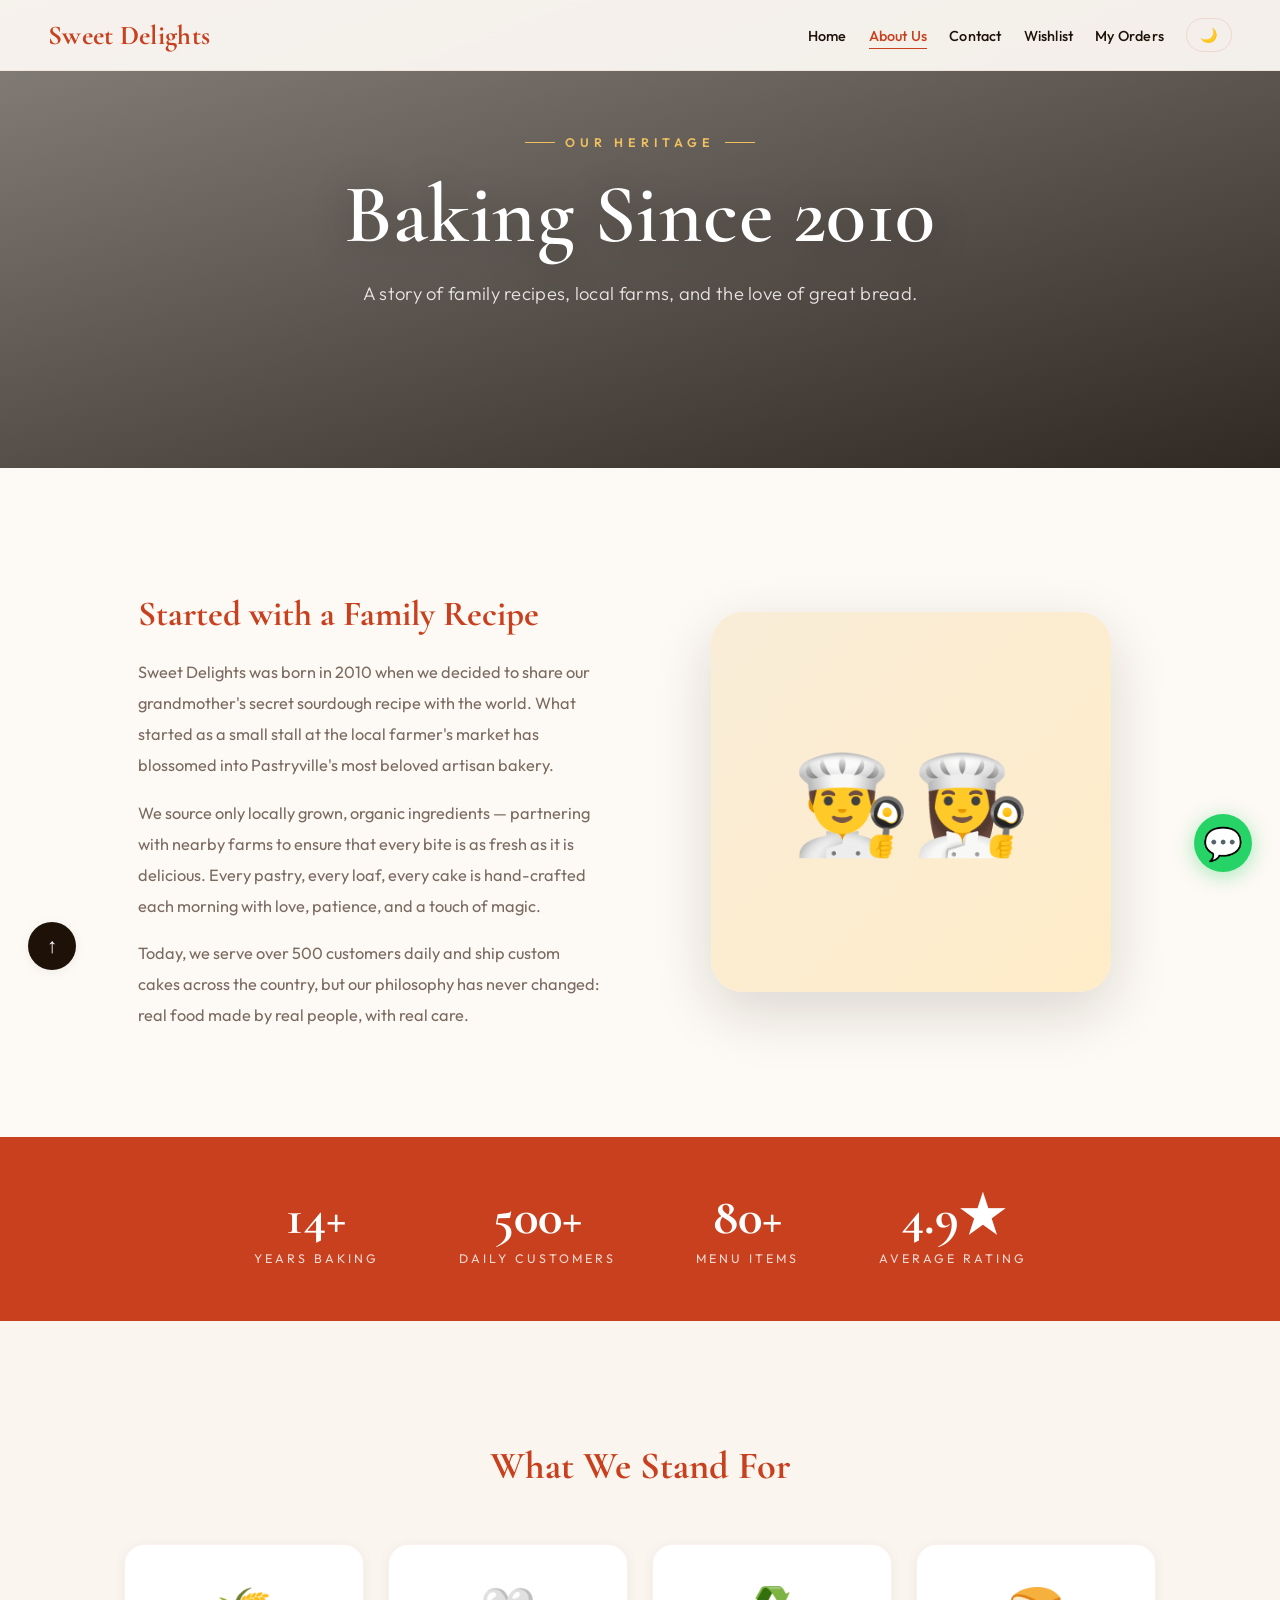
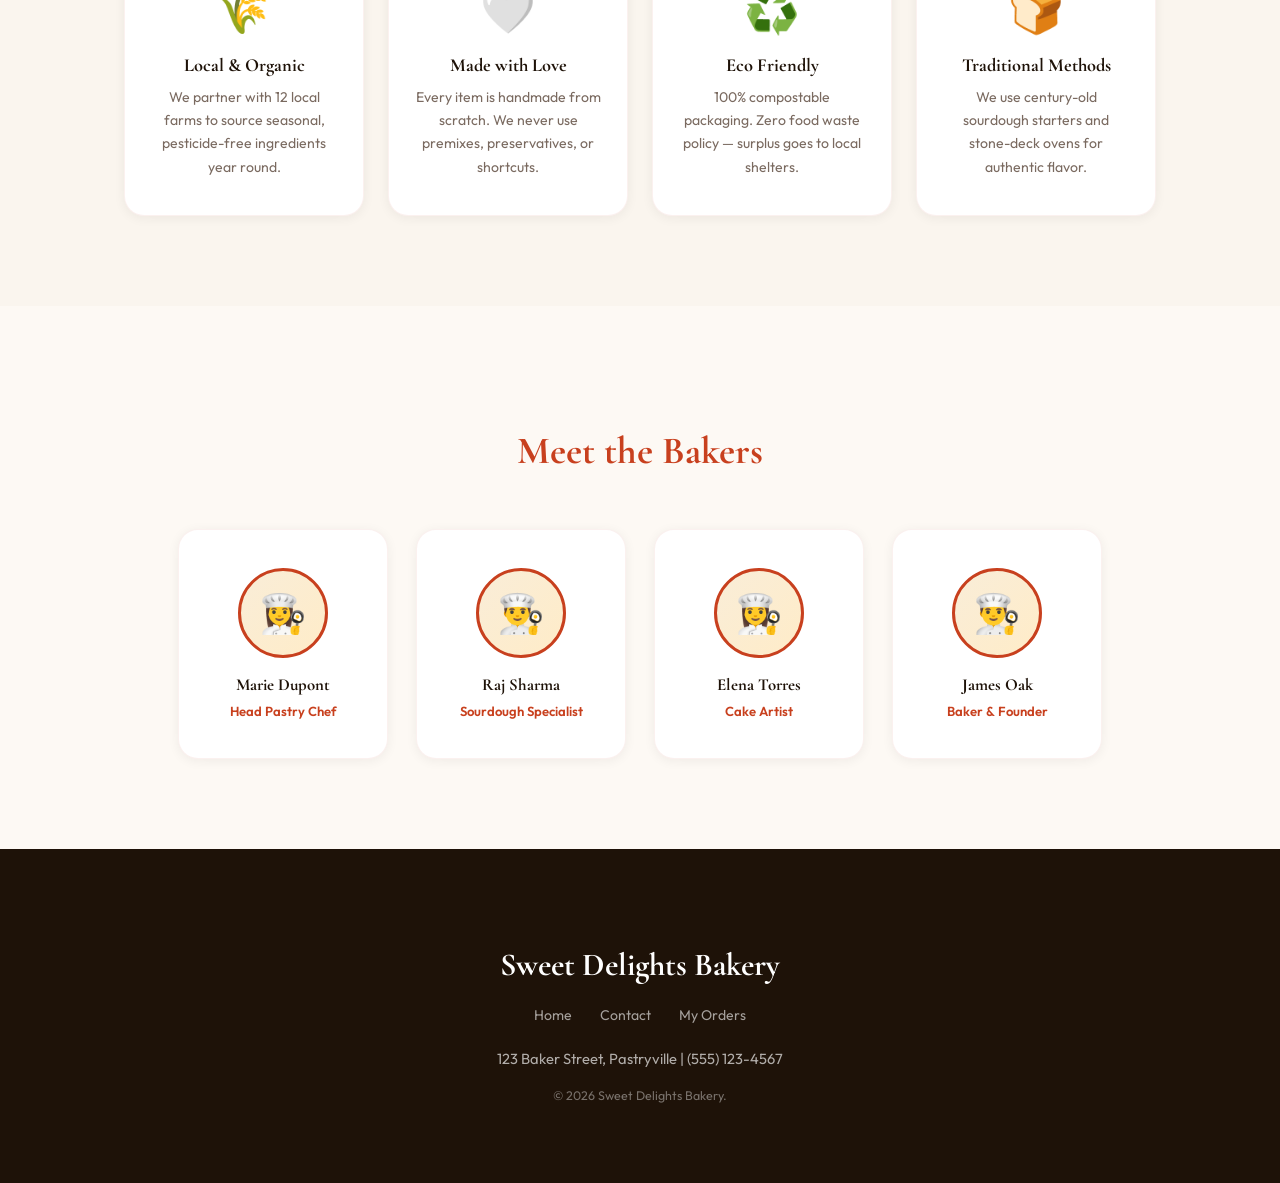
<file: about.html>
<!DOCTYPE html>
<html lang="en">
<head>
    <meta charset="UTF-8">
    <meta name="viewport" content="width=device-width, initial-scale=1.0">
    <title>Sweet Delights | About Us</title>
    <link rel="stylesheet" href="style.css">
</head>
<body class="page-fade-in">
    <div class="scroll-progress-container"><div class="scroll-progress-bar" id="myBar"></div></div>

    <nav class="navbar glass-nav">
        <h1 class="logo">Sweet Delights</h1>
        <div class="hamburger" id="hamburger"><span></span><span></span><span></span></div>
        <ul class="nav-links" id="nav-links">
            <li><a href="index.html">Home</a></li>
            <li><a href="about.html" class="active">About Us</a></li>
            <li><a href="contact.html">Contact</a></li>
            <li><a href="wishlist.html">Wishlist</a></li>
            <li><a href="orders.html">My Orders</a></li>
            <li><button id="theme-toggle" class="theme-btn">🌙</button></li>
        </ul>
    </nav>

    <header class="hero about-hero">
        <div class="hero-overlay"></div>
        <div class="hero-content">
            <div class="hero-eyebrow">Our Heritage</div>
            <h2>Baking Since 2010</h2>
            <p>A story of family recipes, local farms, and the love of great bread.</p>
        </div>
    </header>

    <section class="about-content">
        <div class="text-block fade-up">
            <h3>Started with a Family Recipe</h3>
            <p>Sweet Delights was born in 2010 when we decided to share our grandmother's secret sourdough recipe with the world. What started as a small stall at the local farmer's market has blossomed into Pastryville's most beloved artisan bakery.</p>
            <p>We source only locally grown, organic ingredients — partnering with nearby farms to ensure that every bite is as fresh as it is delicious. Every pastry, every loaf, every cake is hand-crafted each morning with love, patience, and a touch of magic.</p>
            <p>Today, we serve over 500 customers daily and ship custom cakes across the country, but our philosophy has never changed: real food made by real people, with real care.</p>
        </div>
        <div class="image-block fade-up delay-2">
            <div class="story-img">👨‍🍳👩‍🍳</div>
        </div>
    </section>

    <!-- STATS STRIP -->
    <div class="stats-strip">
        <div class="stat-item fade-up"><span class="num">14+</span><span class="label">Years Baking</span></div>
        <div class="stat-item fade-up delay-1"><span class="num">500+</span><span class="label">Daily Customers</span></div>
        <div class="stat-item fade-up delay-2"><span class="num">80+</span><span class="label">Menu Items</span></div>
        <div class="stat-item fade-up delay-3"><span class="num">4.9★</span><span class="label">Average Rating</span></div>
    </div>

    <!-- VALUES -->
    <section class="about-values">
        <h2 class="fade-up">What We Stand For</h2>
        <div class="values-grid">
            <div class="value-card fade-up delay-1">
                <span class="icon">🌾</span>
                <h4>Local & Organic</h4>
                <p>We partner with 12 local farms to source seasonal, pesticide-free ingredients year round.</p>
            </div>
            <div class="value-card fade-up delay-2">
                <span class="icon">🤍</span>
                <h4>Made with Love</h4>
                <p>Every item is handmade from scratch. We never use premixes, preservatives, or shortcuts.</p>
            </div>
            <div class="value-card fade-up delay-3">
                <span class="icon">♻️</span>
                <h4>Eco Friendly</h4>
                <p>100% compostable packaging. Zero food waste policy — surplus goes to local shelters.</p>
            </div>
            <div class="value-card fade-up delay-4">
                <span class="icon">🍞</span>
                <h4>Traditional Methods</h4>
                <p>We use century-old sourdough starters and stone-deck ovens for authentic flavor.</p>
            </div>
        </div>
    </section>

    <!-- TEAM -->
    <section class="team-section">
        <h2 class="fade-up">Meet the Bakers</h2>
        <div class="team-grid">
            <div class="team-card fade-up delay-1">
                <div class="team-avatar">👩‍🍳</div>
                <h4>Marie Dupont</h4>
                <span>Head Pastry Chef</span>
            </div>
            <div class="team-card fade-up delay-2">
                <div class="team-avatar">👨‍🍳</div>
                <h4>Raj Sharma</h4>
                <span>Sourdough Specialist</span>
            </div>
            <div class="team-card fade-up delay-3">
                <div class="team-avatar">👩‍🍳</div>
                <h4>Elena Torres</h4>
                <span>Cake Artist</span>
            </div>
            <div class="team-card fade-up delay-4">
                <div class="team-avatar">👨‍🍳</div>
                <h4>James Oak</h4>
                <span>Baker & Founder</span>
            </div>
        </div>
    </section>

    <a href="https://wa.me/919876543210" class="floating-chat" target="_blank" title="Chat with us!">
        <span style="font-size:32px;">💬</span>
    </a>

    <footer class="footer">
        <h3>Sweet Delights Bakery</h3>
        <div class="footer-links">
            <a href="index.html">Home</a>
            <a href="contact.html">Contact</a>
            <a href="orders.html">My Orders</a>
        </div>
        <p>123 Baker Street, Pastryville | (555) 123-4567</p>
        <p style="margin-top:14px;font-size:0.78rem;opacity:0.4;">&copy; <span id="current-year"></span> Sweet Delights Bakery.</p>
    </footer>

    <button id="back-to-top" class="back-to-top" title="Go to top">↑</button>
    <div id="toast-container"></div>
    <script src="script.js"></script>
</body>
</html>
</file>
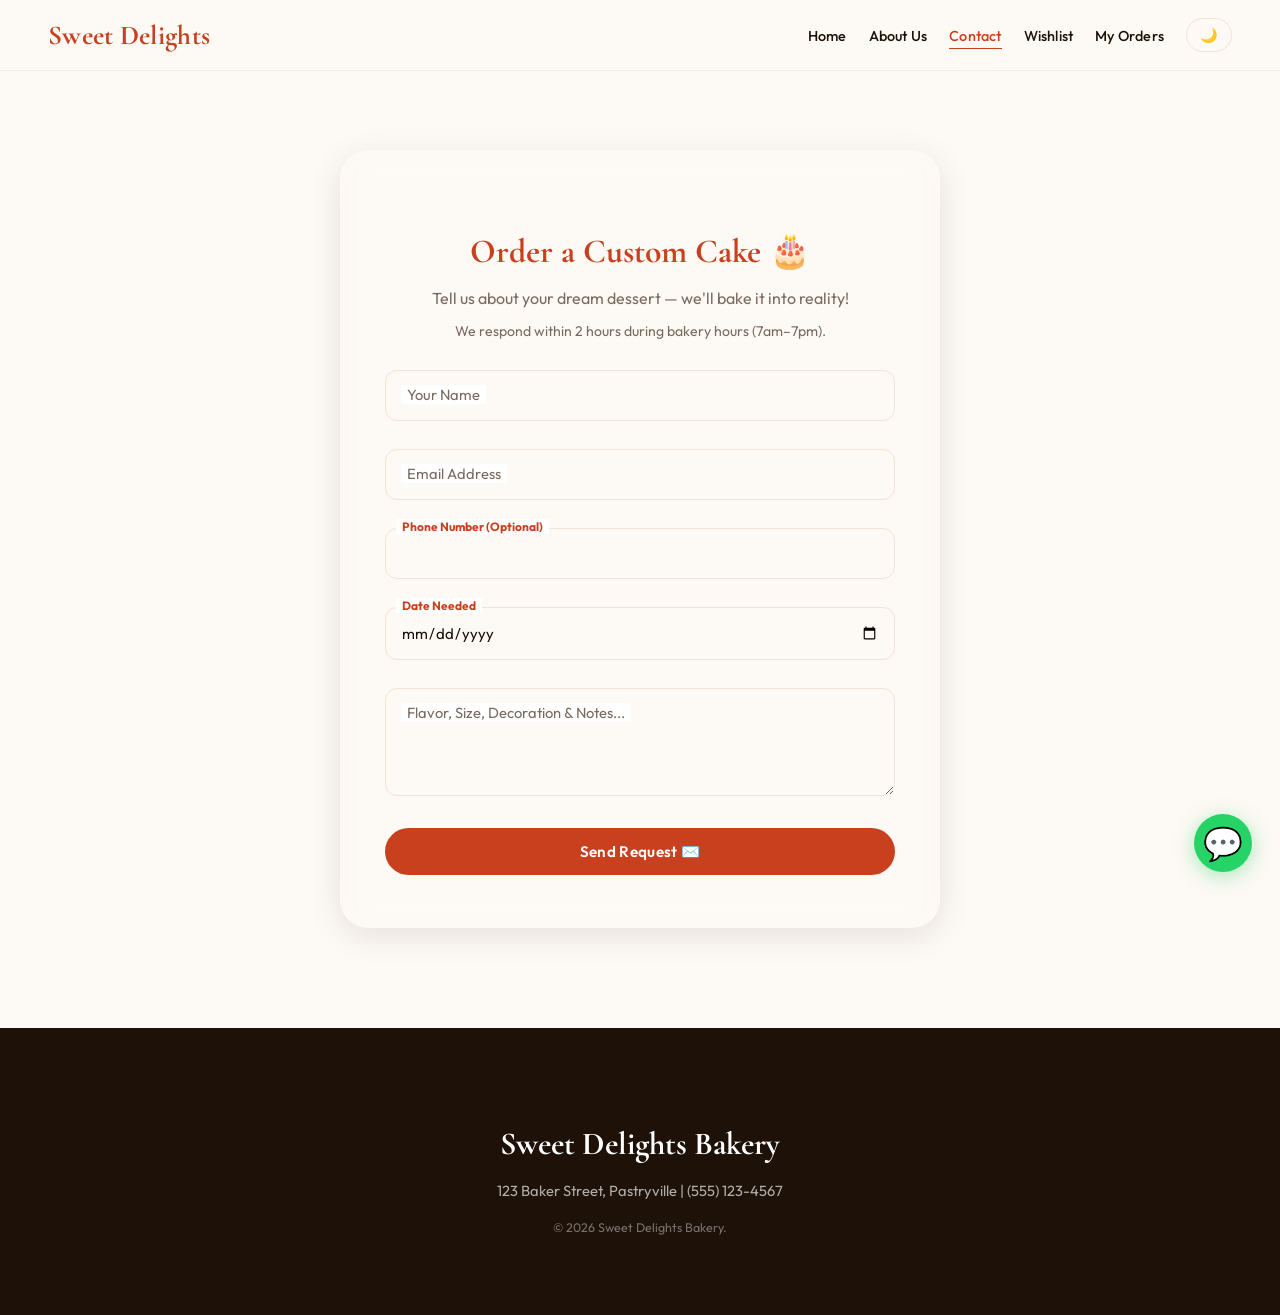
<file: contact.html>
<!DOCTYPE html>
<html lang="en">
<head>
    <meta charset="UTF-8">
    <meta name="viewport" content="width=device-width, initial-scale=1.0">
    <title>Sweet Delights | Contact</title>
    <link rel="stylesheet" href="style.css">
</head>
<body class="page-fade-in">
    <div class="scroll-progress-container"><div class="scroll-progress-bar" id="myBar"></div></div>

    <nav class="navbar glass-nav">
        <h1 class="logo">Sweet Delights</h1>
        <div class="hamburger" id="hamburger"><span></span><span></span><span></span></div>
        <ul class="nav-links" id="nav-links">
            <li><a href="index.html">Home</a></li>
            <li><a href="about.html">About Us</a></li>
            <li><a href="contact.html" class="active">Contact</a></li>
            <li><a href="wishlist.html">Wishlist</a></li>
            <li><a href="orders.html">My Orders</a></li>
            <li><button id="theme-toggle" class="theme-btn">🌙</button></li>
        </ul>
    </nav>

    <section class="contact-section">
        <div class="contact-container glass-card fade-up">
            <h2>Order a Custom Cake 🎂</h2>
            <p style="color:var(--text-muted);margin-bottom:6px;">Tell us about your dream dessert — we'll bake it into reality!</p>
            <p style="color:var(--text-muted);font-size:0.88rem;margin-bottom:0;">We respond within 2 hours during bakery hours (7am–7pm).</p>
            <form id="orderForm" class="custom-form">
                <div class="input-group">
                    <input type="text" id="name" required autocomplete="name" placeholder=" ">
                    <label for="name">Your Name</label>
                </div>
                <div class="input-group">
                    <input type="email" id="email" required autocomplete="email" placeholder=" ">
                    <label for="email">Email Address</label>
                </div>
                <div class="input-group">
                    <input type="tel" id="phone" autocomplete="tel" placeholder=" ">
                    <label for="phone">Phone Number (Optional)</label>
                </div>
                <div class="input-group">
                    <input type="date" id="date" required>
                    <label for="date" class="date-label">Date Needed</label>
                </div>
                <div class="input-group">
                    <textarea id="details" rows="4" required placeholder=" "></textarea>
                    <label for="details">Flavor, Size, Decoration & Notes...</label>
                </div>
                <button type="submit" class="btn submit-btn" id="submitBtn" style="width:100%;margin-top:0;">
                    <span class="btn-text">Send Request ✉️</span>
                </button>
            </form>
        </div>
    </section>

    <a href="https://wa.me/919876543210" class="floating-chat" target="_blank" title="Chat with us!">
        <span style="font-size:32px;">💬</span>
    </a>

    <footer class="footer">
        <h3>Sweet Delights Bakery</h3>
        <p>123 Baker Street, Pastryville | (555) 123-4567</p>
        <p style="margin-top:14px;font-size:0.78rem;opacity:0.4;">&copy; <span id="current-year"></span> Sweet Delights Bakery.</p>
    </footer>

    <div id="toast-container"></div>
    <script src="script.js"></script>
</body>
</html>
</file>
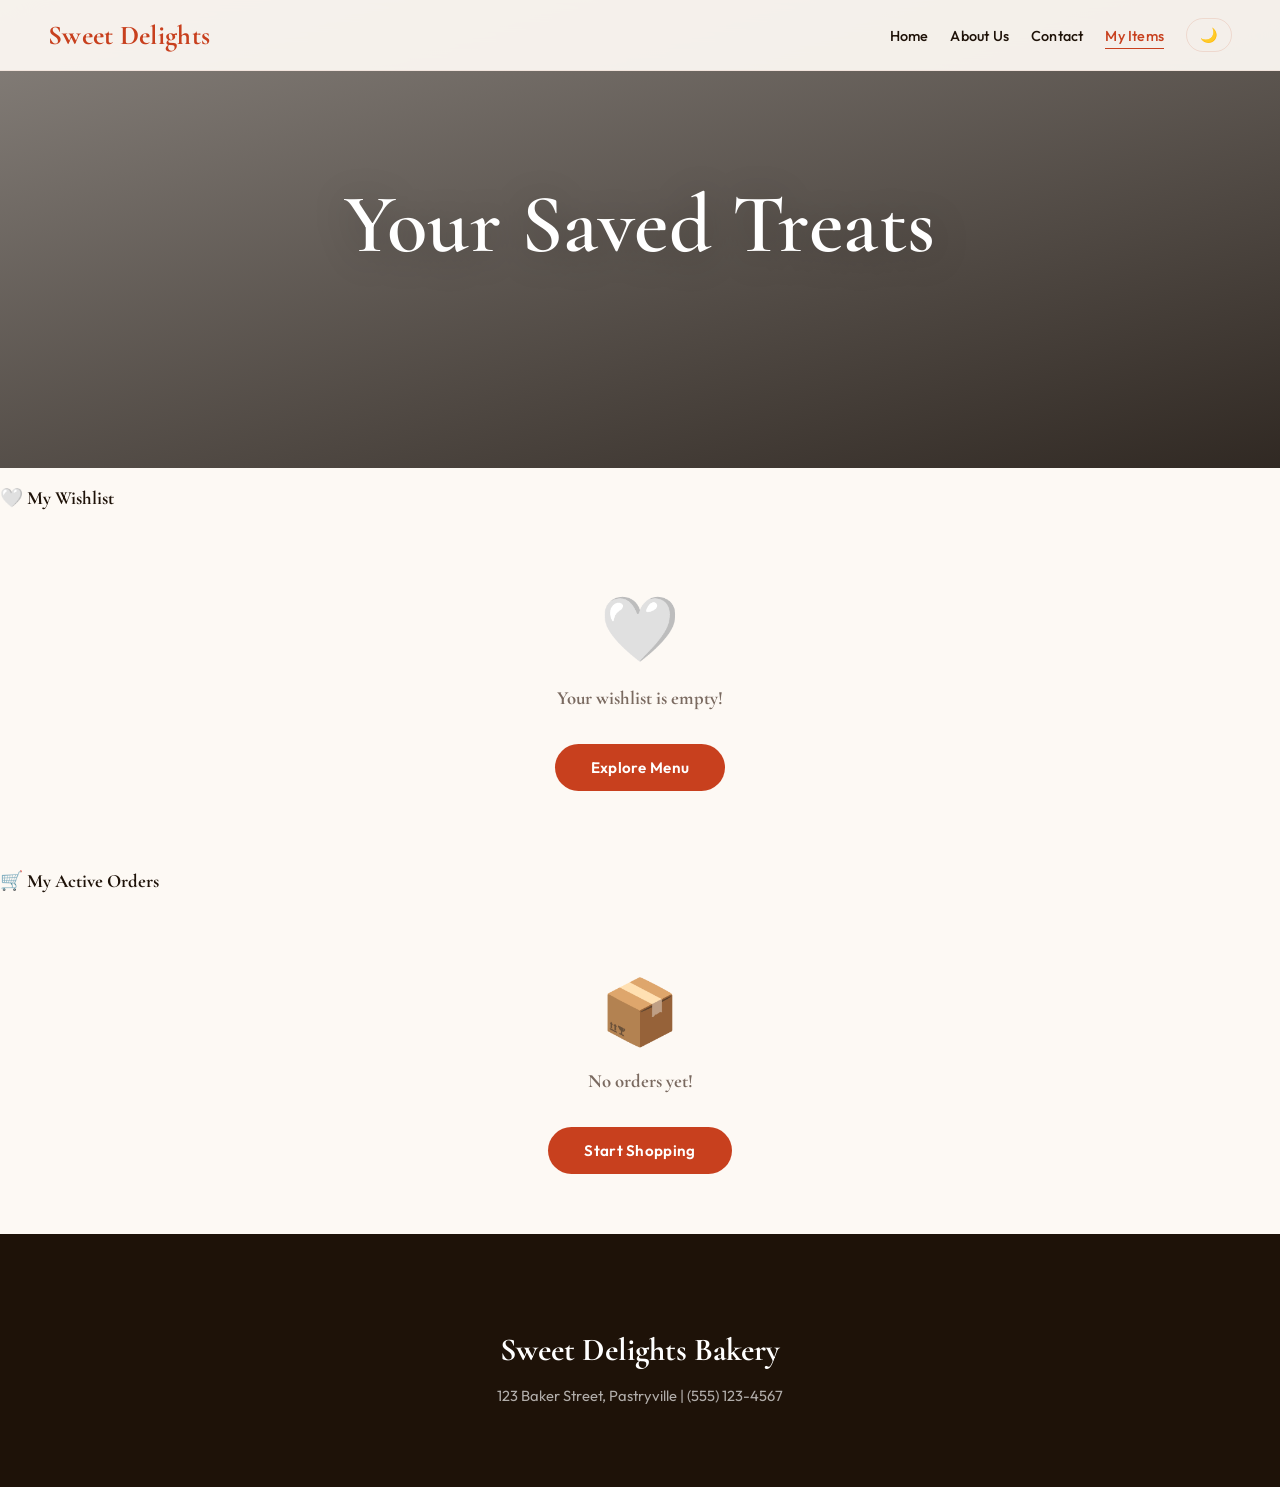
<file: my-items.html>
<!DOCTYPE html>
<html lang="en">
<head>
    <meta charset="UTF-8">
    <meta name="viewport" content="width=device-width, initial-scale=1.0">
    <title>Sweet Delights | My Items</title>
    <link rel="stylesheet" href="style.css">
</head>
<body class="page-fade-in">

    <nav class="navbar glass-nav">
        <h1 class="logo">Sweet Delights</h1>
        <ul class="nav-links">
            <li><a href="index.html">Home</a></li>
            <li><a href="about.html">About Us</a></li>
            <li><a href="contact.html">Contact</a></li>
            <li><a href="my-items.html" class="active">My Items</a></li>
            <li><button id="theme-toggle" class="theme-btn">🌙</button></li>
        </ul>
    </nav>

    <header class="about-hero hero" style="height: 30vh;">
        <div class="hero-overlay"></div>
        <div class="hero-content fade-up">
            <h2>Your Saved Treats</h2>
        </div>
    </header>

    <section class="saved-items-section">
        <div class="saved-container fade-up delay-1">
            <h3 class="section-title">🤍 My Wishlist</h3>
            <div id="wishlist-container" class="saved-grid">
                </div>
        </div>

        <div class="saved-container fade-up delay-2">
            <h3 class="section-title">🛒 My Active Orders</h3>
            <div id="orders-container" class="saved-grid">
                </div>
        </div>
    </section>

    <footer class="footer">
        <h3>Sweet Delights Bakery</h3>
        <p>123 Baker Street, Pastryville | (555) 123-4567</p>
    </footer>

    <script src="script.js"></script>
</body>
</html>
</file>
<file: style.css>
/* ==========================================================================
   SWEET DELIGHTS BAKERY — PREMIUM STYLESHEET v6.0
   ========================================================================== */
@import url('https://fonts.googleapis.com/css2?family=Cormorant+Garamond:ital,wght@0,400;0,600;0,700;1,400&family=Outfit:wght@300;400;500;600;700&display=swap');

:root {
    --primary: #c8401e;
    --primary-light: #e0551f;
    --primary-dark: #a33218;
    --primary-glow: rgba(200, 64, 30, 0.12);
    --gold: #c9963e;
    --gold-light: #f0c060;
    --text-dark: #1e1208;
    --text-muted: #7a6a60;
    --bg-light: #fdf9f4;
    --bg-warm: #faf5ee;
    --card-bg: #ffffff;
    --nav-bg: rgba(253, 249, 244, 0.94);
    --footer-bg: #1e1208;
    --border-color: rgba(200, 64, 30, 0.13);
    --border-subtle: rgba(200, 64, 30, 0.07);
    --shadow-sm: 0 2px 12px rgba(30, 18, 8, 0.06);
    --shadow-md: 0 8px 32px rgba(30, 18, 8, 0.10);
    --shadow-lg: 0 20px 60px rgba(30, 18, 8, 0.15);
    --transition: all 0.35s cubic-bezier(0.4, 0, 0.2, 1);
    --radius: 20px;
}

body.dark-mode {
    --text-dark: #f5ede4;
    --text-muted: #a08878;
    --bg-light: #140c06;
    --bg-warm: #1a1008;
    --card-bg: #1f140a;
    --nav-bg: rgba(20, 12, 6, 0.95);
    --footer-bg: #0a0503;
    --border-color: rgba(200, 64, 30, 0.22);
    --border-subtle: rgba(200, 64, 30, 0.10);
    --shadow-sm: 0 2px 12px rgba(0, 0, 0, 0.3);
    --shadow-md: 0 8px 32px rgba(0, 0, 0, 0.4);
    --shadow-lg: 0 20px 60px rgba(0, 0, 0, 0.5);
}

*, *::before, *::after { box-sizing: border-box; -webkit-tap-highlight-color: transparent; }

html { scroll-behavior: smooth; }

body, html {
    margin: 0; padding: 0;
    font-family: 'Outfit', 'Helvetica Neue', Arial, sans-serif;
    background-color: var(--bg-light);
    color: var(--text-dark);
    overflow-x: hidden;
    transition: background-color 0.5s ease, color 0.5s ease;
}

h1, h2, h3, h4, .logo {
    font-family: 'Cormorant Garamond', Georgia, serif;
}

.page-fade-in { animation: fadeInPage 0.6s ease-out both; }
@keyframes fadeInPage { from { opacity: 0; transform: translateY(6px); } to { opacity: 1; transform: translateY(0); } }

/* ──────────────── PRELOADER ──────────────── */
#premium-loader {
    position: fixed; top: 0; left: 0; width: 100%; height: 100vh;
    background: var(--footer-bg); color: #fdf9f4;
    z-index: 100000; display: flex; justify-content: center; align-items: center;
    transition: opacity 0.7s ease, transform 0.9s cubic-bezier(0.77, 0, 0.175, 1);
}
#premium-loader.loaded { opacity: 0; transform: translateY(-100%); pointer-events: none; }
.loader-content { display: flex; flex-direction: column; align-items: center; gap: 6px; }
.loader-title { font-size: 0.78rem; letter-spacing: 6px; text-transform: uppercase; color: var(--gold); font-weight: 600; }
.loader-percentage { font-size: 7rem; font-weight: 300; line-height: 1; font-family: 'Cormorant Garamond', serif; color: white; }
.loader-bar-container { width: 180px; height: 1px; background: rgba(255,255,255,0.12); border-radius: 2px; margin-top: 16px; overflow: hidden; }
.loader-bar-fill { height: 100%; background: var(--primary); width: 0%; transition: width 0.1s ease; }

/* ──────────────── SCROLL PROGRESS ──────────────── */
.scroll-progress-container { width: 100%; height: 2px; position: fixed; top: 0; z-index: 99999; }
.scroll-progress-bar { height: 100%; background: linear-gradient(90deg, var(--primary), var(--gold)); width: 0%; transition: width 0.1s linear; }

/* ──────────────── NAVBAR ──────────────── */
.navbar {
    display: flex; justify-content: space-between; align-items: center;
    padding: 18px 48px; position: fixed; width: 100%; top: 0; z-index: 9000;
    background: var(--nav-bg); backdrop-filter: blur(20px); -webkit-backdrop-filter: blur(20px);
    border-bottom: 1px solid var(--border-subtle);
    transition: background 0.5s ease, box-shadow 0.3s ease, padding 0.3s ease;
}
.navbar.scrolled { box-shadow: var(--shadow-sm); padding: 14px 48px; }
.logo { margin: 0; color: var(--primary); font-size: 1.7rem; letter-spacing: 0.3px; cursor: pointer; }

.nav-links { list-style: none; display: flex; gap: 22px; margin: 0; align-items: center; padding: 0; }
.nav-links a {
    text-decoration: none; color: var(--text-dark); font-weight: 500; font-size: 0.9rem;
    position: relative; transition: color 0.3s ease; letter-spacing: 0.2px;
}
.nav-links a::after {
    content: ''; position: absolute; width: 0; height: 1.5px; bottom: -4px; left: 0;
    background: var(--primary); transition: width 0.3s cubic-bezier(0.4, 0, 0.2, 1);
}
.nav-links a:hover::after, .nav-links a.active::after { width: 100%; }
.nav-links a:hover, .nav-links a.active { color: var(--primary); }

.nav-pill {
    background: transparent; border: 1.5px solid var(--border-color); color: var(--text-dark);
    padding: 6px 14px; border-radius: 50px; font-weight: 600; cursor: pointer;
    transition: var(--transition); font-size: 0.85rem; font-family: 'Outfit', sans-serif;
    display: flex; align-items: center; gap: 5px;
}
.nav-pill:hover { background: var(--primary); color: white; border-color: var(--primary); }
.nav-pill.active-pill { background: var(--primary); color: white; border-color: var(--primary); }

.theme-btn {
    background: transparent; border: 1.5px solid var(--border-color); color: var(--text-dark);
    padding: 7px 13px; border-radius: 50px; font-weight: 600; cursor: pointer;
    transition: var(--transition); font-size: 0.88rem; font-family: 'Outfit', sans-serif;
}
.theme-btn:hover { background: var(--primary); color: white; border-color: var(--primary); }

.tray-btn {
    background: transparent; border: none; font-size: 1.3rem; position: relative;
    cursor: pointer; transition: transform 0.3s ease; color: var(--text-dark); padding: 4px;
}
.tray-btn:hover { transform: scale(1.15); }

.store-status-badge {
    font-size: 0.8rem; font-weight: 700; background: rgba(46,204,113,0.12); color: #27ae60;
    padding: 5px 12px; border-radius: 50px; display: flex; align-items: center; gap: 4px;
    font-family: 'Outfit', sans-serif;
}
.store-status-badge.closed { background: rgba(231,76,60,0.12); color: #e74c3c; }

.badge {
    position: absolute; top: -5px; right: -10px; background: #e74c3c; color: white;
    font-size: 0.7rem; font-weight: 700; padding: 2px 6px; border-radius: 50%;
    font-family: 'Outfit', sans-serif; transition: transform 0.3s cubic-bezier(0.175, 0.885, 0.32, 1.275);
}
.badge.pop { transform: scale(1.7); }

/* ──────────────── HAMBURGER ──────────────── */
.hamburger { display: none; flex-direction: column; gap: 5px; cursor: pointer; z-index: 200; padding: 5px; }
.hamburger span { width: 25px; height: 2px; background: var(--primary); transition: 0.35s; border-radius: 2px; }
.hamburger.toggle span:nth-child(1) { transform: rotate(-45deg) translate(-5px, 6px); }
.hamburger.toggle span:nth-child(2) { opacity: 0; transform: translateX(-10px); }
.hamburger.toggle span:nth-child(3) { transform: rotate(45deg) translate(-5px, -6px); }

/* ──────────────── HERO ──────────────── */
.hero {
    height: 100vh; position: relative; display: flex; align-items: center;
    justify-content: center; text-align: center; overflow: hidden;
}
.hero-slider { position: absolute; top: 0; left: 0; width: 100%; height: 100%; z-index: 1; }
.slide {
    position: absolute; top: 0; left: 0; width: 100%; height: 100%;
    background-size: cover; background-position: center; opacity: 0;
    transition: opacity 1.6s ease-in-out;
}
.slide.active { opacity: 1; animation: kenBurns 10s ease-in-out forwards; }
@keyframes kenBurns { 0% { transform: scale(1); } 100% { transform: scale(1.08); } }
.hero-overlay {
    position: absolute; top: 0; left: 0; width: 100%; height: 100%;
    background: linear-gradient(165deg, rgba(20,12,6,0.4) 0%, rgba(20,12,6,0.82) 100%);
    z-index: 2;
}
.hero-content { position: relative; z-index: 3; color: white; max-width: 800px; padding: 0 28px; }
.hero-eyebrow {
    display: inline-flex; align-items: center; gap: 10px;
    font-size: 0.78rem; letter-spacing: 5px; text-transform: uppercase;
    color: var(--gold-light); font-weight: 600; margin-bottom: 20px;
    opacity: 0; animation: fadeUpDelay 0.9s 0.3s ease-out forwards;
}
.hero-eyebrow::before, .hero-eyebrow::after { content: ''; width: 30px; height: 1px; background: var(--gold-light); }
.hero-content h2 {
    font-size: clamp(3rem, 6.5vw, 5.5rem); margin: 0 0 18px; font-weight: 600;
    letter-spacing: 0.5px; line-height: 1.08;
    text-shadow: 0 4px 40px rgba(0,0,0,0.3);
    opacity: 0; animation: fadeUpDelay 0.9s 0.5s ease-out forwards;
}
.hero-content p {
    font-size: 1.15rem; opacity: 0; margin-bottom: 32px; font-weight: 300;
    letter-spacing: 0.3px; color: rgba(255,255,255,0.85); line-height: 1.7;
    animation: fadeUpDelay 0.9s 0.7s ease-out forwards;
}
.hero-buttons {
    display: flex; gap: 16px; justify-content: center; flex-wrap: wrap;
    opacity: 0; animation: fadeUpDelay 0.9s 0.9s ease-out forwards;
}
@keyframes fadeUpDelay { from { opacity: 0; transform: translateY(28px); } to { opacity: 1; transform: translateY(0); } }
.slide-dots { position: absolute; bottom: 28px; left: 50%; transform: translateX(-50%); z-index: 4; display: flex; gap: 10px; }
.dot { width: 7px; height: 7px; border-radius: 50%; background: rgba(255,255,255,0.35); cursor: pointer; transition: all 0.3s ease; border: none; }
.dot.active { background: white; width: 22px; border-radius: 4px; }

/* ──────────────── MARQUEE ──────────────── */
.marquee-section {
    background: var(--footer-bg); color: var(--gold); padding: 14px 0;
    overflow: hidden; white-space: nowrap; display: flex;
}
.marquee-inner {
    display: flex; animation: marqueeScroll 28s linear infinite;
    font-size: 0.88rem; font-weight: 600; letter-spacing: 3px; text-transform: uppercase;
}
.marquee-inner span { padding: 0 28px; }
.marquee-section:hover .marquee-inner { animation-play-state: paused; }
@keyframes marqueeScroll { 0% { transform: translateX(0); } 100% { transform: translateX(-50%); } }

/* ──────────────── ABOUT HERO ──────────────── */
.about-hero {
    height: 52vh !important;
    background-image: url('https://images.unsplash.com/photo-1556909212-d5b604d0c90d?ixlib=rb-1.2.1&auto=format&fit=crop&w=1950&q=80') !important;
    background-size: cover !important; background-position: center !important;
}
.about-hero .hero-overlay { background: linear-gradient(165deg, rgba(20,12,6,0.5) 0%, rgba(20,12,6,0.88) 100%) !important; }

/* ──────────────── ABOUT CONTENT ──────────────── */
.about-content { max-width: 1100px; margin: 0 auto; padding: 90px 48px; display: grid; grid-template-columns: 1fr 1fr; gap: 80px; align-items: center; }
.text-block h3 { font-size: 2.2rem; color: var(--primary); margin-bottom: 22px; line-height: 1.2; }
.text-block p { line-height: 1.9; color: var(--text-muted); margin-bottom: 16px; font-size: 1.02rem; }
.image-block { display: flex; justify-content: center; align-items: center; }
.story-img { width: 100%; max-width: 400px; height: 380px; border-radius: 32px; background: linear-gradient(135deg, #f9edd8, #ffecc8); display: flex; align-items: center; justify-content: center; font-size: 6rem; box-shadow: var(--shadow-lg); }

/* ──────────────── STATS ──────────────── */
.stats-strip { background: var(--primary); color: white; padding: 55px 48px; display: flex; justify-content: center; gap: 80px; flex-wrap: wrap; }
.stat-item { text-align: center; }
.stat-item .num { font-size: 3.2rem; font-weight: 700; font-family: 'Cormorant Garamond', serif; display: block; line-height: 1; }
.stat-item .label { font-size: 0.78rem; opacity: 0.8; letter-spacing: 3px; text-transform: uppercase; margin-top: 8px; display: block; }

/* ──────────────── VALUES ──────────────── */
.about-values { background: var(--bg-warm); padding: 90px 48px; transition: background-color 0.5s ease; }
.about-values h2 { text-align: center; font-size: 2.4rem; color: var(--primary); margin-bottom: 55px; }
.values-grid { display: flex; justify-content: center; gap: 24px; flex-wrap: wrap; max-width: 1100px; margin: 0 auto; }
.value-card {
    background: var(--card-bg); border-radius: var(--radius); padding: 36px 26px;
    text-align: center; width: 240px; box-shadow: var(--shadow-sm);
    transition: var(--transition); border: 1px solid var(--border-subtle);
}
.value-card:hover { transform: translateY(-10px); box-shadow: var(--shadow-md); }
.value-card .icon { font-size: 2.8rem; margin-bottom: 16px; display: block; }
.value-card h4 { font-size: 1.15rem; color: var(--text-dark); margin: 0 0 10px; }
.value-card p { color: var(--text-muted); font-size: 0.88rem; margin: 0; line-height: 1.65; }

/* ──────────────── TEAM ──────────────── */
.team-section { padding: 90px 48px; max-width: 1100px; margin: 0 auto; }
.team-section h2 { text-align: center; font-size: 2.4rem; color: var(--primary); margin-bottom: 55px; }
.team-grid { display: flex; justify-content: center; gap: 28px; flex-wrap: wrap; }
.team-card { background: var(--card-bg); border-radius: var(--radius); padding: 38px 24px; text-align: center; width: 210px; box-shadow: var(--shadow-sm); transition: var(--transition); border: 1px solid var(--border-subtle); }
.team-card:hover { transform: translateY(-10px); box-shadow: var(--shadow-md); }
.team-avatar { width: 90px; height: 90px; border-radius: 50%; background: linear-gradient(135deg, #f9edd8, #ffecc8); display: flex; align-items: center; justify-content: center; font-size: 2.4rem; margin: 0 auto 16px; border: 3px solid var(--primary); }
.team-card h4 { margin: 0 0 5px; font-size: 1.05rem; }
.team-card span { font-size: 0.82rem; color: var(--primary); font-weight: 600; }

/* ──────────────── MENU SECTION ──────────────── */
.menu-section { padding: 100px 48px; text-align: center; }
.menu-section > h2 { font-size: 2.6rem; color: var(--text-dark); margin-bottom: 10px; }
.section-subtitle { color: var(--text-muted); font-size: 1rem; margin-bottom: 42px; line-height: 1.6; }

.menu-grid { display: flex; justify-content: center; gap: 28px; margin-top: 48px; flex-wrap: wrap; perspective: 1200px; }

.menu-card {
    background: var(--card-bg); border-radius: var(--radius); width: 290px;
    padding: 22px; box-shadow: var(--shadow-sm);
    transition: transform 0.15s ease, box-shadow 0.35s ease, background-color 0.5s ease;
    transform-style: preserve-3d; display: flex; flex-direction: column;
    align-items: center; border: 1px solid var(--border-subtle); position: relative; overflow: hidden;
}
.menu-card::after {
    content: ''; position: absolute; inset: 0; border-radius: var(--radius);
    background: linear-gradient(135deg, rgba(200,64,30,0.04), transparent);
    opacity: 0; transition: opacity 0.35s ease; pointer-events: none;
}
.menu-card:hover::after { opacity: 1; }
.menu-card:hover { transform: translateY(-12px); box-shadow: 0 20px 45px rgba(200,64,30,0.13); }
.menu-card h3 { font-size: 1.18rem; margin: 0 0 8px; width: 100%; }
.menu-card > p { flex-grow: 1; margin-bottom: 18px; color: var(--text-muted); font-size: 0.9rem; line-height: 1.65; width: 100%; }

.card-actions { display: flex; width: 100%; gap: 10px; margin-top: auto; }
.card-actions .btn { flex: 1; padding: 11px 10px; font-size: 0.86rem; margin-top: 0; text-align: center; display: flex; justify-content: center; align-items: center; }

.card-image-wrapper { overflow: hidden; border-radius: 14px; margin-bottom: 18px; cursor: pointer; position: relative; width: 100%; }
.img-placeholder { height: 190px; width: 100%; display: flex; align-items: center; justify-content: center; font-size: 5.2rem; background: linear-gradient(135deg, #f9edd8, #fff5e6); transition: transform 0.5s cubic-bezier(0.4, 0, 0.2, 1); }
.menu-card:hover .img-placeholder { transform: scale(1.07); }
.card-image-wrapper::after {
    content: '👁 Quick View'; position: absolute; bottom: 0; left: 0; right: 0;
    background: rgba(200,64,30,0.92); color: white; padding: 10px; font-size: 0.82rem;
    font-weight: 700; text-align: center; transform: translateY(100%); transition: transform 0.3s ease;
    letter-spacing: 0.5px;
}
.menu-card:hover .card-image-wrapper::after { transform: translateY(0); }
.price-tag { font-size: 1.05rem; font-weight: 700; color: var(--primary); margin-bottom: 14px; width: 100%; }

/* ──────────────── BADGES ──────────────── */
.dietary-badge {
    position: absolute; top: 12px; left: 12px; background: #27ae60; color: white;
    padding: 5px 11px; border-radius: 50px; font-size: 0.7rem; font-weight: 700;
    z-index: 10; display: flex; align-items: center; gap: 4px; cursor: help;
    box-shadow: 0 2px 10px rgba(0,0,0,0.12); border: 2px solid rgba(255,255,255,0.5);
    font-family: 'Outfit', sans-serif;
}
.dietary-badge.bestseller { background: #c9963e; left: auto; right: 12px; }
.dietary-badge.new-badge { background: #2980b9; left: auto; right: 12px; }
.dietary-badge::after {
    content: attr(data-tooltip); position: absolute; bottom: 130%; left: 50%;
    transform: translateX(-50%); background: var(--text-dark); color: white;
    padding: 7px 13px; border-radius: 10px; font-size: 0.7rem; white-space: nowrap;
    opacity: 0; visibility: hidden; transition: 0.3s; pointer-events: none;
}
.dietary-badge:hover::after { opacity: 1; visibility: visible; bottom: 140%; }

/* ──────────────── SEARCH & FILTERS ──────────────── */
.search-container { max-width: 480px; margin: 0 auto 28px; position: relative; }
#menu-search {
    width: 100%; padding: 13px 20px 13px 48px; border: 1.5px solid var(--border-color);
    background: var(--card-bg); border-radius: 50px; color: var(--text-dark);
    font-size: 0.93rem; outline: none; transition: border-color 0.3s ease, box-shadow 0.3s ease;
    font-family: 'Outfit', sans-serif;
}
#menu-search:focus { border-color: var(--primary); box-shadow: 0 0 0 4px var(--primary-glow); }
.search-container::before { content: '🔍'; position: absolute; left: 17px; top: 50%; transform: translateY(-50%); font-size: 0.95rem; }
.menu-filters { text-align: center; margin-bottom: 8px; display: flex; justify-content: center; gap: 8px; flex-wrap: wrap; }
.filter-btn {
    background: transparent; border: 1.5px solid var(--border-color); color: var(--text-dark);
    padding: 8px 20px; border-radius: 50px; cursor: pointer; font-weight: 600;
    font-size: 0.88rem; transition: var(--transition); font-family: 'Outfit', sans-serif;
}
.filter-btn.active, .filter-btn:hover { background: var(--primary); color: white; border-color: var(--primary); }

/* ──────────────── DAILY SPECIALS ──────────────── */
.specials-section { background: var(--bg-warm); padding: 90px 48px; text-align: center; transition: background-color 0.5s ease; }
.specials-section h2 { font-size: 2.5rem; margin-bottom: 10px; }
.specials-grid { display: flex; justify-content: center; gap: 24px; flex-wrap: wrap; margin-top: 48px; }
.special-card {
    background: var(--card-bg); border-radius: var(--radius); padding: 32px 24px;
    width: 260px; text-align: center; position: relative; overflow: hidden;
    border: 1px solid var(--border-subtle); transition: var(--transition);
    box-shadow: var(--shadow-sm);
}
.special-card:hover { transform: translateY(-10px); box-shadow: var(--shadow-md); }
.special-card .special-emoji { font-size: 3.8rem; display: block; margin-bottom: 16px; }
.special-card h4 { font-size: 1.15rem; margin: 0 0 8px; }
.special-card p { color: var(--text-muted); font-size: 0.88rem; margin: 0 0 16px; line-height: 1.6; }
.special-price { font-size: 1.4rem; font-weight: 700; color: var(--primary); }
.special-original { text-decoration: line-through; color: #aaa; font-size: 0.95rem; margin-right: 6px; }
.special-badge { position: absolute; top: 14px; right: -28px; background: #c8401e; color: white; padding: 5px 38px; font-size: 0.7rem; font-weight: 700; transform: rotate(35deg); letter-spacing: 1px; font-family: 'Outfit', sans-serif; }

/* ──────────────── FEEDBACK ──────────────── */
.feedback-section { padding: 90px 20px; text-align: center; }
.feedback-section h2 { font-size: 2.4rem; }
.feedback-container { max-width: 580px; margin: 30px auto 0; padding: 44px; border-radius: 28px; background: var(--card-bg); border: 1px solid var(--border-subtle); box-shadow: var(--shadow-sm); }
.stars { font-size: 2.8rem; color: #ddd; cursor: pointer; margin-bottom: 22px; display: flex; justify-content: center; gap: 8px; }
.stars span { transition: color 0.2s ease, transform 0.2s ease; display: inline-block; }
.stars span:hover { transform: scale(1.3); }
#feedback-text { width: 100%; padding: 15px; border-radius: 14px; border: 1.5px solid var(--border-color); background: transparent; color: var(--text-dark); margin-bottom: 20px; font-family: 'Outfit', sans-serif; resize: vertical; outline: none; transition: border-color 0.3s; font-size: 0.95rem; line-height: 1.6; }
#feedback-text:focus { border-color: var(--primary); box-shadow: 0 0 0 4px var(--primary-glow); }
.hidden-msg { display: none; color: #27ae60; font-weight: 700; font-size: 1.2rem; margin-top: 16px; }
.hidden-msg.show { display: block; animation: fadeUp 0.5s; }
.review-card { background: var(--bg-warm); padding: 22px 26px; border-radius: 18px; margin-bottom: 14px; border: 1px solid var(--border-subtle); animation: fadeUp 0.5s ease; text-align: left; transition: background-color 0.5s ease; }
.review-card .review-header { display: flex; justify-content: space-between; align-items: center; margin-bottom: 10px; }
.review-card .review-text { margin: 0; font-style: italic; color: var(--text-muted); line-height: 1.65; font-size: 0.93rem; }

/* ──────────────── BUTTONS ──────────────── */
.btn {
    display: inline-flex; align-items: center; justify-content: center;
    padding: 14px 36px; background: var(--primary); color: #fff;
    text-decoration: none; border-radius: 50px; font-size: 0.95rem; margin-top: 24px;
    border: none; cursor: pointer; font-weight: 600; font-family: 'Outfit', sans-serif;
    letter-spacing: 0.3px; transition: background-color 0.3s ease, transform 0.2s ease, box-shadow 0.3s ease;
    position: relative; overflow: hidden; gap: 6px;
}
.btn:hover { background: var(--primary-light); transform: translateY(-2px); box-shadow: 0 8px 24px rgba(200,64,30,0.3); }
.btn:active { transform: translateY(0); }
.btn-outline { background: transparent; border: 2px solid rgba(255,255,255,0.7); color: white; }
.btn-outline:hover { background: white; color: var(--primary); }

.wishlist-btn { background: transparent; border: 1.5px solid var(--primary); color: var(--primary); border-radius: 50px; font-weight: 600; cursor: pointer; transition: var(--transition); overflow: hidden; }
.wishlist-btn:hover { background: var(--primary-glow); }
.save-wishlist-btn { background: transparent; border: 1.5px solid rgba(200,64,30,0.3); color: var(--text-muted); }
.save-wishlist-btn:hover { background: var(--primary) !important; color: white !important; border-color: var(--primary) !important; }
.ripple-span { position: absolute; background: rgba(255,255,255,0.3); border-radius: 50%; transform: scale(0); animation: rippleEffect 0.6s linear; pointer-events: none; width: 100px; height: 100px; margin-left: -50px; margin-top: -50px; }
@keyframes rippleEffect { to { transform: scale(4); opacity: 0; } }

/* ──────────────── SIDEBAR / TRAY ──────────────── */
.sidebar {
    position: fixed; top: 0; right: -420px; width: 380px; max-width: 100%; height: 100vh;
    background: var(--bg-light); color: var(--text-dark);
    box-shadow: -12px 0 50px rgba(0,0,0,0.12); z-index: 200000; display: flex;
    flex-direction: column; transition: right 0.4s cubic-bezier(0.77, 0, 0.175, 1);
    will-change: right;
}
.sidebar.open { right: 0; }
.sidebar-header { padding: 22px 22px; display: flex; justify-content: space-between; align-items: center; border-bottom: 1px solid var(--border-subtle); background: var(--card-bg); }
.sidebar-header h2 { margin: 0; font-size: 1.4rem; color: var(--primary); }
.close-sidebar { background: transparent; border: none; font-size: 1.8rem; color: var(--text-dark); cursor: pointer; transition: color 0.3s, transform 0.3s; line-height: 1; }
.close-sidebar:hover { color: #e74c3c; transform: rotate(90deg); }
.sidebar-content { padding: 18px; flex-grow: 1; overflow-y: auto; overflow-x: hidden; }
.empty-msg { text-align: center; color: var(--text-muted); font-style: italic; margin-top: 60px; font-size: 0.97rem; line-height: 2; }

.tray-item-wrapper { position: relative; margin-bottom: 12px; border-radius: 16px; background: #ff4757; display: flex; align-items: center; overflow: hidden; }
.delete-bg { position: absolute; right: 18px; color: white; font-size: 1.4rem; z-index: 0; }
.tray-item { position: relative; z-index: 1; background: var(--card-bg); width: 100%; display: flex; align-items: center; padding: 12px 14px; border-radius: 16px; gap: 14px; box-shadow: var(--shadow-sm); border: 1px solid var(--border-subtle); transition: transform 0.3s cubic-bezier(0.175, 0.885, 0.32, 1.275); touch-action: pan-y; }
.tray-item.swiping { transition: none; }
.tray-item-img { width: 52px; height: 52px; border-radius: 12px; flex-shrink: 0; display: flex; align-items: center; justify-content: center; font-size: 1.7rem; }
.tray-item-info { flex-grow: 1; text-align: left; }
.tray-item-info h4 { margin: 0 0 3px; font-size: 0.95rem; color: var(--text-dark); }
.tray-item-info p { margin: 0; color: var(--primary); font-weight: 700; font-size: 0.9rem; }
.remove-item { background: transparent; border: none; color: #ff4757; font-size: 1.1rem; cursor: pointer; padding: 5px; transition: transform 0.2s; flex-shrink: 0; }
.remove-item:hover { transform: scale(1.3); }

.upsell-section { padding: 14px; background: rgba(200,64,30,0.04); border-top: 1px dashed var(--border-color); border-bottom: 1px dashed var(--border-color); }
.upsell-title { font-size: 0.85rem; font-weight: 700; color: var(--primary); margin: 0 0 10px; }
.upsell-items { display: flex; gap: 10px; overflow-x: auto; padding-bottom: 5px; }
.upsell-item { background: var(--card-bg); padding: 10px; border-radius: 12px; min-width: 88px; text-align: center; box-shadow: var(--shadow-sm); display: flex; flex-direction: column; align-items: center; gap: 4px; border: 1px solid var(--border-subtle); }
.upsell-item span { font-size: 1.4rem; }
.upsell-item p { margin: 0; font-size: 0.78rem; font-weight: 600; color: var(--text-dark); }
.upsell-add { background: var(--primary); color: white; border: none; padding: 5px 10px; border-radius: 8px; font-size: 0.76rem; cursor: pointer; transition: 0.2s; width: 100%; font-weight: 600; }
.upsell-add:hover { background: var(--primary-light); }

.sidebar-footer { padding: 18px 20px; border-top: 1px solid var(--border-subtle); background: var(--card-bg); }
.bill-details { margin-bottom: 14px; }
.bill-row { display: flex; justify-content: space-between; font-size: 0.92rem; color: var(--text-dark); margin-bottom: 6px; }
.total-row { font-size: 1.2rem; font-weight: 700; color: var(--primary); margin-top: 10px; border-top: 1.5px solid var(--border-color); padding-top: 10px; }
.checkout-btn { width: 100%; margin-top: 0; font-size: 1rem; }
.sidebar-overlay { position: fixed; top: 0; left: 0; width: 100%; height: 100%; background: rgba(0,0,0,0.5); z-index: 199999; opacity: 0; visibility: hidden; transition: opacity 0.4s ease, visibility 0.4s ease; }
.sidebar-overlay.open { opacity: 1; visibility: visible; }

/* ──────────────── CONTACT ──────────────── */
.contact-section { padding: 150px 20px 100px; display: flex; justify-content: center; align-items: center; min-height: 80vh; }
.contact-container { width: 100%; max-width: 600px; background: var(--card-bg); text-align: center; padding: 52px 44px; border-radius: 28px; box-shadow: var(--shadow-md); border: 1px solid var(--border-subtle); }
.contact-container h2 { font-size: 2.1rem; color: var(--primary); margin-bottom: 8px; }

/* ──────────────── FORMS ──────────────── */
.custom-form { margin-top: 30px; text-align: left; }
.input-group { position: relative; margin-bottom: 28px; }
.input-group input, .input-group textarea {
    width: 100%; padding: 15px 15px; border: 1.5px solid var(--border-color);
    background: transparent; border-radius: 12px; color: var(--text-dark);
    font-size: 0.94rem; outline: none; transition: border-color 0.3s ease, box-shadow 0.3s ease;
    font-family: 'Outfit', sans-serif;
}
.input-group input:focus, .input-group textarea:focus { border-color: var(--primary); box-shadow: 0 0 0 4px var(--primary-glow); }
.input-group label { position: absolute; top: 15px; left: 16px; color: var(--text-muted); background: var(--card-bg); padding: 0 6px; transition: 0.3s ease all; pointer-events: none; font-size: 0.92rem; }
.input-group input:focus ~ label, .input-group input:valid ~ label,
.input-group textarea:focus ~ label, .input-group textarea:valid ~ label { top: -9px; left: 11px; font-size: 0.75rem; color: var(--primary); font-weight: 700; }
.input-group input[type="date"] ~ .date-label, .input-group input[type="time"] ~ label { top: -9px; left: 11px; font-size: 0.75rem; color: var(--primary); font-weight: 700; }
.submit-btn { width: 100%; position: relative; overflow: hidden; }
.submit-btn.loading { background: #e67e22; pointer-events: none; }
.submit-btn.success { background: #27ae60; pointer-events: none; }

/* ──────────────── FOOTER ──────────────── */
.footer { background: var(--footer-bg); color: #fff; text-align: center; padding: 64px 28px; transition: background-color 0.5s ease; }
.footer h3 { font-size: 2rem; margin-bottom: 10px; color: #fff; }
.footer p { opacity: 0.65; line-height: 1.7; font-size: 0.92rem; }
.social-links { margin-top: 22px; font-size: 1.5rem; letter-spacing: 14px; cursor: pointer; }
.footer-links { display: flex; justify-content: center; gap: 28px; margin: 22px 0; flex-wrap: wrap; }
.footer-links a { color: rgba(255,255,255,0.6); text-decoration: none; font-size: 0.88rem; transition: color 0.3s; }
.footer-links a:hover { color: var(--gold-light); }
.footer-divider { border: none; border-top: 1px solid rgba(255,255,255,0.08); margin: 28px auto; max-width: 600px; }

/* ──────────────── FLOATING CHAT ──────────────── */
.floating-chat {
    position: fixed; bottom: 28px; right: 28px; width: 58px; height: 58px;
    background: #25D366; color: white; border-radius: 50%; display: flex;
    justify-content: center; align-items: center; font-size: 1.7rem;
    text-decoration: none; box-shadow: 0 4px 20px rgba(37,211,102,0.4);
    z-index: 9000; animation: pulseChat 2.5s infinite; transition: transform 0.3s ease;
}
.floating-chat:hover { transform: scale(1.12); animation: none; }
@keyframes pulseChat { 0% { box-shadow: 0 0 0 0 rgba(37,211,102,0.7); } 70% { box-shadow: 0 0 0 18px rgba(37,211,102,0); } 100% { box-shadow: 0 0 0 0 rgba(37,211,102,0); } }

/* ──────────────── ANIMATIONS ──────────────── */
.fade-up { opacity: 0; transform: translateY(36px); transition: opacity 0.7s ease-out, transform 0.7s ease-out; }
.fade-up.is-visible { opacity: 1; transform: translateY(0); }
.delay-1 { transition-delay: 0.1s; } .delay-2 { transition-delay: 0.2s; } .delay-3 { transition-delay: 0.32s; } .delay-4 { transition-delay: 0.44s; }
@keyframes fadeUp { from { opacity: 0; transform: translateY(20px); } to { opacity: 1; transform: translateY(0); } }
@keyframes slideInToast { from { transform: translateX(50px); opacity: 0; } to { transform: translateX(0); opacity: 1; } }

/* ──────────────── SCROLLBAR & BACK TO TOP ──────────────── */
::-webkit-scrollbar { width: 6px; }
::-webkit-scrollbar-track { background: var(--bg-light); }
::-webkit-scrollbar-thumb { background: rgba(200,64,30,0.35); border-radius: 10px; }
::-webkit-scrollbar-thumb:hover { background: var(--primary); }
*:focus-visible { outline: 2px dashed var(--primary); outline-offset: 4px; }
.back-to-top {
    position: fixed; bottom: -70px; left: 28px; width: 48px; height: 48px;
    background: var(--text-dark); color: #fff; border: none; border-radius: 50%;
    font-size: 1.3rem; font-weight: 700; cursor: pointer; z-index: 9000;
    box-shadow: var(--shadow-sm); transition: bottom 0.4s cubic-bezier(0.175, 0.885, 0.32, 1.275), background-color 0.3s, transform 0.3s;
}
.back-to-top.visible { bottom: 28px; }
.back-to-top:hover { background: var(--primary); transform: translateY(-4px); }

/* ──────────────── ORDERS ──────────────── */
.order-card { background: var(--card-bg); border-radius: var(--radius); padding: 24px 22px; box-shadow: var(--shadow-sm); text-align: left; border: 1px solid var(--border-subtle); transition: var(--transition); overflow: hidden; }
.order-card:hover { box-shadow: var(--shadow-md); }
.order-header { display: flex; justify-content: space-between; align-items: center; border-bottom: 1.5px dashed var(--border-color); padding-bottom: 16px; margin-bottom: 22px; flex-wrap: wrap; gap: 10px; }
.order-header h3 { margin: 0; color: var(--primary); font-size: 1.15rem; }
.order-header span { font-size: 0.85rem; color: var(--text-muted); font-weight: 600; }
.order-items-list { list-style: none; padding: 0; margin: 0 0 20px; }
.order-items-list li { display: flex; justify-content: space-between; align-items: flex-start; gap: 12px; margin-bottom: 10px; font-weight: 500; padding: 8px 0; border-bottom: 1px solid var(--border-subtle); font-size: 0.9rem; }
.order-items-list li .order-item-name { flex: 1; min-width: 0; word-break: break-word; }
.order-items-list li .order-item-price { flex-shrink: 0; color: var(--primary); font-weight: 700; }
.animated-tracker-container { padding: 20px 10px 10px; margin-bottom: 10px; }
.animated-tracker { position: relative; width: 100%; height: 4px; background: #e0e0e0; border-radius: 3px; }
.tracker-progress { position: absolute; top: 0; left: 0; height: 100%; background: linear-gradient(90deg, var(--primary), var(--primary-light)); border-radius: 3px; transition: width 1.5s cubic-bezier(0.175, 0.885, 0.32, 1.275); }
.tracker-vehicle { position: absolute; top: -34px; font-size: 1.6rem; transform: translateX(-50%); transition: left 1.5s cubic-bezier(0.175, 0.885, 0.32, 1.275); z-index: 5; pointer-events: none; }
.animated-tracker-container { overflow: visible; padding: 32px 4px 10px; }
.tracker-labels { display: flex; justify-content: space-between; margin-top: 14px; font-size: 0.8rem; font-weight: 700; color: #aaa; }
.tracker-labels span.active { color: var(--primary); }
.cancelled-text { color: #e74c3c; font-weight: 700; text-align: center; margin-top: 15px; padding: 12px; background: rgba(231,76,60,0.08); border-radius: 12px; font-size: 0.92rem; }

/* ──────────────── MODALS ──────────────── */
.modal-overlay {
    position: fixed;
    top: 0; left: 0;
    width: 100vw;
    height: 100vh;
    height: 100dvh;
    background: rgba(0, 0, 0, 0.82);
    z-index: 300000;
    display: flex;
    justify-content: center;
    align-items: center;
    overflow-y: auto; overflow-x: hidden;
    opacity: 0;
    pointer-events: none;
    transition: opacity 0.22s ease;
    padding: 16px;
    -webkit-overflow-scrolling: touch;
    overscroll-behavior: contain;
}
.modal-overlay.active {
    opacity: 1;
    pointer-events: auto;
}
body.modal-open {
    overflow: hidden !important;
    touch-action: none;
}
.checkout-card {
    background: var(--card-bg);
    width: 92%; max-width: 460px; padding: 32px 28px;
    border-radius: 24px; position: relative; box-shadow: 0 20px 60px rgba(0,0,0,0.35);
    text-align: center;
    transform: translateY(20px);
    opacity: 0;
    transition: transform 0.3s cubic-bezier(0.175, 0.885, 0.32, 1.275), opacity 0.22s ease;
    margin: auto;
    flex-shrink: 0;
    -webkit-overflow-scrolling: touch;
}
.modal-overlay.active .checkout-card {
    transform: translateY(0);
    opacity: 1;
}
.close-modal { position: absolute; top: 16px; right: 22px; font-size: 1.8rem; cursor: pointer; color: var(--text-dark); transition: color 0.3s, transform 0.3s; line-height: 1; }
.close-modal:hover { color: #e74c3c; transform: rotate(90deg); }
.delivery-options { background: var(--primary-glow); padding: 18px; border-radius: 14px; margin-bottom: 18px; text-align: left; }
.delivery-options > p { margin: 0 0 12px; font-weight: 700; color: var(--primary); font-size: 0.93rem; }
.delivery-options label { font-weight: 600; cursor: pointer; margin-right: 18px; color: var(--text-dark); font-size: 0.93rem; }
.schedule-toggle { display: flex; align-items: center; margin-top: 14px; padding-top: 14px; border-top: 1px dashed rgba(200,64,30,0.3); }
.schedule-inputs { display: none; gap: 12px; margin-top: 14px; }
.schedule-inputs.show { display: flex; flex-wrap: wrap; animation: fadeUp 0.3s; }

/* ──────────────── QUICK VIEW ──────────────── */
.quick-view-card {
    background: var(--card-bg); width: 90%; max-width: 620px;
    border-radius: 28px; overflow: hidden; position: relative;
    display: flex; flex-wrap: wrap;
    transform: translateY(28px) scale(0.97); opacity: 0;
    transition: transform 0.3s cubic-bezier(0.175, 0.885, 0.32, 1.275), opacity 0.25s ease;
    box-shadow: var(--shadow-lg); will-change: transform, opacity;
}
.modal-overlay.active .quick-view-card { transform: translateY(0) scale(1); opacity: 1; }
.qv-image { flex: 1; min-width: 240px; background: linear-gradient(135deg, #f9edd8, #fff5e6); min-height: 260px; display: flex; align-items: center; justify-content: center; font-size: 5.5rem; }
.qv-details { flex: 1; padding: 36px 32px; min-width: 250px; display: flex; flex-direction: column; justify-content: center; text-align: left; }
.qv-title { margin: 0 0 8px; color: var(--text-dark); font-size: 1.6rem; }
.qv-price { color: var(--primary); font-size: 1.5rem; font-weight: 700; margin: 0 0 14px; }
.qv-desc { color: var(--text-muted); margin-bottom: 22px; font-size: 0.9rem; line-height: 1.65; }
.qv-qty-selector { display: flex; align-items: center; gap: 16px; margin-bottom: 22px; }
.qty-btn { background: var(--bg-warm); border: 1.5px solid var(--border-color); width: 38px; height: 38px; border-radius: 50%; font-size: 1.1rem; cursor: pointer; transition: 0.2s; color: var(--text-dark); font-weight: 700; }
.qty-btn:hover { background: var(--primary); color: white; border-color: var(--primary); }
.qty-num { font-size: 1.3rem; font-weight: 700; width: 35px; text-align: center; }

/* ──────────────── TOAST ──────────────── */
#toast-container { position: fixed; bottom: 28px; left: 50%; transform: translateX(-50%); z-index: 9999999; display: flex; flex-direction: column-reverse; gap: 10px; pointer-events: none; min-width: 280px; }
.custom-toast { background: var(--text-dark); color: white; padding: 13px 22px; border-radius: 50px; font-weight: 600; font-size: 0.9rem; box-shadow: 0 8px 28px rgba(0,0,0,0.2); display: flex; align-items: center; gap: 10px; animation: slideUpFade 0.4s ease forwards, fadeOutToast 0.4s ease 3s forwards; white-space: nowrap; font-family: 'Outfit', sans-serif; }
.custom-toast.error { background: #e74c3c; }
.custom-toast.success { background: #27ae60; }
.custom-toast.info { background: #2980b9; }
@keyframes slideUpFade { from { opacity: 0; transform: translateY(28px); } to { opacity: 1; transform: translateY(0); } }
@keyframes fadeOutToast { from { opacity: 1; } to { opacity: 0; transform: translateY(-10px); } }

/* ──────────────── ADMIN ──────────────── */
.admin-card { background: var(--card-bg); border-radius: 16px; padding: 22px; box-shadow: var(--shadow-sm); border-left: 4px solid var(--primary); display: flex; justify-content: space-between; flex-wrap: wrap; gap: 18px; transition: var(--transition); }
.admin-card:hover { box-shadow: var(--shadow-md); }
.admin-card-info { flex: 1; min-width: 250px; }
.admin-card-actions { display: flex; flex-direction: column; gap: 10px; min-width: 150px; }
.admin-btn { padding: 10px 16px; border: none; border-radius: 10px; cursor: pointer; font-weight: 700; transition: 0.25s; font-family: 'Outfit', sans-serif; font-size: 0.88rem; }
.btn-bake { background: #e67e22; color: white; }
.btn-ready { background: #27ae60; color: white; }
.btn-cancel { background: #e74c3c; color: white; }
.admin-btn:hover { opacity: 0.85; transform: scale(1.04); }
.admin-stats-container { display: flex; gap: 20px; margin-bottom: 30px; flex-wrap: wrap; }
.stat-card { flex: 1; background: var(--card-bg); padding: 28px; border-radius: 18px; text-align: center; box-shadow: var(--shadow-sm); border-bottom: 3px solid var(--primary); min-width: 180px; }
.stat-card h3 { margin: 0; color: var(--text-muted); font-size: 0.8rem; text-transform: uppercase; letter-spacing: 2px; font-family: 'Outfit', sans-serif; }
.stat-card p { margin: 12px 0 0; font-size: 2.6rem; color: var(--text-dark); font-weight: 700; }

/* ──────────────── RECEIPT ──────────────── */
.btn-receipt { background: transparent; border: 1.5px solid var(--primary); color: var(--primary); padding: 9px 18px; border-radius: 10px; font-weight: 700; cursor: pointer; transition: 0.3s; display: inline-flex; align-items: center; gap: 6px; font-family: 'Outfit', sans-serif; font-size: 0.88rem; }
.btn-receipt:hover { background: var(--primary); color: white; }

/* ──────────────── GLASS ──────────────── */
.glass-card { backdrop-filter: blur(14px); -webkit-backdrop-filter: blur(14px); background: rgba(255,255,255,0.07); border: 1px solid rgba(255,255,255,0.14); }

/* ──────────────── LIGHTBOX ──────────────── */
.lightbox { position: fixed; top: 0; left: 0; width: 100%; height: 100%; background: rgba(0,0,0,0.94); z-index: 100000; display: flex; justify-content: center; align-items: center; opacity: 0; visibility: hidden; transition: opacity 0.35s ease; }
.lightbox.active { opacity: 1; visibility: visible; }
.close-lightbox { position: absolute; top: 20px; right: 35px; font-size: 2.5rem; color: white; cursor: pointer; transition: color 0.3s; line-height: 1; }
.close-lightbox:hover { color: var(--primary); }

/* ──────────────── AUTH MODAL ──────────────── */
#auth-modal .checkout-card { max-width: 420px; }

/* ──────────────── NEWSLETTER ──────────────── */
.newsletter-section { margin: 28px auto; max-width: 440px; }
.newsletter-section h4 { color: rgba(255,255,255,0.85); margin-bottom: 14px; font-size: 1rem; letter-spacing: 0.3px; }
#newsletter-form { display: flex; gap: 10px; }
#news-email { flex: 1; padding: 12px 18px; border-radius: 50px; border: none; outline: none; font-family: 'Outfit', sans-serif; font-size: 0.9rem; background: rgba(255,255,255,0.1); color: white; border: 1px solid rgba(255,255,255,0.18); }
#news-email::placeholder { color: rgba(255,255,255,0.5); }

/* ──────────────── COUPON ──────────────── */
.coupon-container { display: flex; gap: 10px; margin-bottom: 14px; border-top: 1px dashed var(--border-color); padding-top: 14px; }
#coupon-input { flex: 1; padding: 9px 14px; border: 1.5px solid var(--border-color); border-radius: 10px; outline: none; font-family: 'Outfit', sans-serif; font-size: 0.88rem; background: var(--bg-light); color: var(--text-dark); }
#apply-coupon { background: var(--primary); color: white; border: none; padding: 9px 16px; border-radius: 10px; cursor: pointer; font-weight: 700; font-family: 'Outfit', sans-serif; font-size: 0.85rem; transition: 0.2s; }
#apply-coupon:hover { background: var(--primary-light); }

/* ──────────────── RECEIPT MODAL ──────────────── */
#receipt-modal-overlay {
    display: none;
    position: fixed;
    top: 0; left: 0;
    width: 100vw;
    height: 100vh;
    height: 100dvh;
    z-index: 400000;
    background: rgba(10, 5, 2, 0.82);
    justify-content: center;
    align-items: center;
    padding: 16px;
    transition: opacity 0.22s ease;
    opacity: 0;
    overflow-y: auto;
    -webkit-overflow-scrolling: touch;
    overscroll-behavior: contain;
}
#receipt-modal-overlay.receipt-modal-open {
    opacity: 1;
}
#receipt-modal-overlay.receipt-modal-open #receipt-modal-card {
    transform: translateY(0) scale(1);
    opacity: 1;
}
#receipt-modal-card {
    background: #fdfbf7;
    color: #1e1208;
    width: 100%; max-width: 500px;
    max-height: 90vh; overflow-y: auto;
    border-radius: 28px;
    box-shadow: 0 30px 80px rgba(0,0,0,0.4), 0 0 0 1px rgba(200,64,30,0.15);
    position: relative;
    transform: translateY(40px) scale(0.96);
    opacity: 0;
    transition: transform 0.4s cubic-bezier(0.175, 0.885, 0.32, 1.275), opacity 0.35s ease;
    padding-bottom: 20px;
}
body.dark-mode #receipt-modal-card {
    background: #1f140a;
    color: #f5ede4;
}
body.dark-mode .rct-box { border-color: #c8401e; }
body.dark-mode .rct-divider { border-color: rgba(200,64,30,0.25); }
body.dark-mode .rct-sub { color: #a08878; }
body.dark-mode .rct-footer { color: #7a6a60; }
#receipt-close-btn {
    position: absolute; top: 16px; right: 18px;
    background: rgba(200,64,30,0.08); border: none;
    width: 36px; height: 36px; border-radius: 50%;
    font-size: 1rem; font-weight: 700; cursor: pointer;
    color: #c8401e; transition: background 0.2s, transform 0.3s;
    display: flex; align-items: center; justify-content: center;
    z-index: 10;
}
#receipt-close-btn:hover { background: #c8401e; color: white; transform: rotate(90deg); }

.rct-box { padding: 36px 32px 28px; }
.rct-logo { text-align: center; font-size: 3.2rem; margin-bottom: 8px; animation: popIn 0.5s 0.2s cubic-bezier(0.175,0.885,0.32,1.275) both; }
.rct-title { text-align: center; color: #c8401e; font-size: 1.4rem; letter-spacing: 3px; text-transform: uppercase; font-weight: 700; margin-bottom: 4px; font-family: 'Outfit', sans-serif; }
.rct-sub { text-align: center; color: #888; font-size: 0.82rem; margin-bottom: 22px; }
.rct-divider { border: none; border-top: 2px dashed rgba(200,64,30,0.2); margin: 18px 0; }
.rct-row { display: flex; justify-content: space-between; margin-bottom: 8px; font-size: 0.9rem; align-items: center; gap: 10px; }
.rct-row strong { color: #1e1208; font-weight: 700; flex-shrink: 0; }
body.dark-mode .rct-row strong { color: #f5ede4; }
.rct-badge { background: #27ae60; color: white; padding: 2px 12px; border-radius: 20px; font-size: 0.75rem; font-weight: 700; }
.rct-items-row td { padding: 10px 0; border-bottom: 1px solid rgba(200,64,30,0.1); font-size: 0.9rem; vertical-align: middle; }
.rct-total { text-align: right; font-size: 1.6rem; font-weight: 700; color: #c8401e; margin-top: 16px; font-family: 'Outfit', sans-serif; }
.rct-footer { text-align: center; margin-top: 20px; font-size: 0.8rem; color: #aaa; line-height: 1.9; font-style: italic; }
#receipt-modal-actions { text-align: center; padding: 0 32px 4px; }

@keyframes popIn { from { transform: scale(0.5); opacity: 0; } to { transform: scale(1); opacity: 1; } }

/* ──────────────── PRINT ──────────────── */
@media print { body * { visibility: hidden; } }

/* ──────────────── MOBILE ──────────────── */
@media (max-width: 900px) {
    .navbar { padding: 15px 20px; }
    .hamburger { display: flex; }
    .nav-links {
        position: fixed; top: 0; right: -100%; width: 82%; max-width: 300px;
        height: 100vh; height: 100dvh;
        background: var(--bg-light) !important;
        flex-direction: column; justify-content: flex-start; align-items: stretch;
        box-shadow: -10px 0 40px rgba(0,0,0,0.2);
        transition: right 0.35s cubic-bezier(0.77, 0, 0.175, 1); z-index: 100000;
        padding: 80px 0 env(safe-area-inset-bottom, 40px); gap: 0; overflow-y: auto;
        overscroll-behavior: contain;
    }
    .nav-links.nav-active { right: 0; }
    .nav-links li { margin: 0; width: 100%; text-align: left; border-bottom: 1px solid var(--border-subtle); }
    .nav-links li:last-child { border-bottom: none; }
    .nav-links a { font-size: 1rem; display: block; padding: 14px 24px; }
    .nav-links .nav-pill { margin: 8px 16px; display: inline-block; }
    .nav-links .store-status-badge { margin: 8px 24px; display: inline-block; }
    .nav-links .theme-btn { margin: 8px 16px; }
    .nav-links .tray-btn { margin: 8px 16px; }
    .menu-card { width: 100%; max-width: 340px; }
    .about-content { grid-template-columns: 1fr; gap: 40px; padding: 60px 24px; }
    .menu-section { padding: 80px 20px; }
    .hero-content h2 { font-size: 2.8rem; }
    .quick-view-card { flex-direction: column; }
    .qv-image { min-height: 200px; }
    .stats-strip { gap: 40px; padding: 44px 24px; }
    .specials-section { padding: 60px 20px; }
    .special-card { width: 100%; max-width: 320px; }
    .sidebar { width: 100% !important; max-width: 100%; right: -100%; }
    .sidebar-footer { padding-bottom: max(18px, env(safe-area-inset-bottom)); }
    .about-values { padding: 60px 22px; }
    .team-section { padding: 60px 22px; }
    .navbar.scrolled { padding: 12px 20px; }
}
@media (max-width: 480px) {
    .navbar { padding: 14px 16px; }
    .logo { font-size: 1.4rem; }
    .hero-content h2 { font-size: 2.2rem; }
    .menu-section { padding: 70px 14px; }
    .contact-container { padding: 30px 18px; }
    .card-actions { flex-direction: column; }
    .hero-eyebrow { font-size: 0.68rem; letter-spacing: 3px; }
}
@media (hover: none) {
    .btn:hover, .filter-btn:hover { transform: none; box-shadow: none; }
    .menu-card:hover { transform: none; }
    .menu-card:hover .img-placeholder { transform: none; }
    .menu-card:hover .card-image-wrapper::after { transform: translateY(100%); }
}

/* ──────────────── BODY SCROLL LOCK ──────────────── */
body.modal-open {
    overflow: hidden !important;
    /* Don't use position:fixed — causes page scroll jump on iOS */
    touch-action: none;
}
body.tray-open {
    overflow: hidden;
    -webkit-overflow-scrolling: auto;
}

/* ──────────────── AUTH MODAL SPECIFIC ──────────────── */
#auth-modal .checkout-card {
    max-width: 400px;
    width: 92%;
    padding: 32px 28px;
}
#auth-modal .checkout-card h3 {
    margin-bottom: 6px;
}

/* ──────────────── NAVBAR MOBILE CLOSE BTN ──────────────── */
.nav-close-btn {
    position: absolute; top: 18px; right: 18px;
    background: rgba(200,64,30,0.08); border: none;
    width: 36px; height: 36px; border-radius: 50%;
    font-size: 1.1rem; cursor: pointer; color: var(--primary);
    display: none; align-items: center; justify-content: center;
    transition: background 0.2s;
    -webkit-tap-highlight-color: transparent;
}
@media (max-width: 900px) {
    .nav-close-btn { display: flex; }
}

/* ──────────────── ORDERS PAGE FIXES ──────────────── */
.order-card { overflow-x: hidden; }
.order-items-list { word-break: break-word; }
.order-item-row { display: flex; align-items: center; gap: 8px; padding: 6px 0; flex-wrap: wrap; }
.order-item-name { flex: 1; min-width: 0; font-size: 0.88rem; }
.order-item-price { font-size: 0.88rem; font-weight: 700; color: var(--primary); flex-shrink: 0; }

/* Fix tracker overflow on mobile */
.tracker-bar { overflow: hidden; }

/* ──────────────── PAGE FADE IN ──────────────── */
.page-fade-in {
    animation: pageFadeIn 0.2s ease forwards;
}
@keyframes pageFadeIn {
    from { opacity: 0.85; }
    to { opacity: 1; }
}

/* ──────────────── MOBILE INPUT FIXES ──────────────── */
@media (max-width: 480px) {
    .input-group input, .input-group textarea, .input-group select {
        font-size: 16px !important; /* Prevent iOS zoom */
    }
    .checkout-card { padding: 24px 18px; }
    #auth-modal .checkout-card { padding: 24px 18px; }
    .modal-overlay { padding: 12px; }
}
</file>
